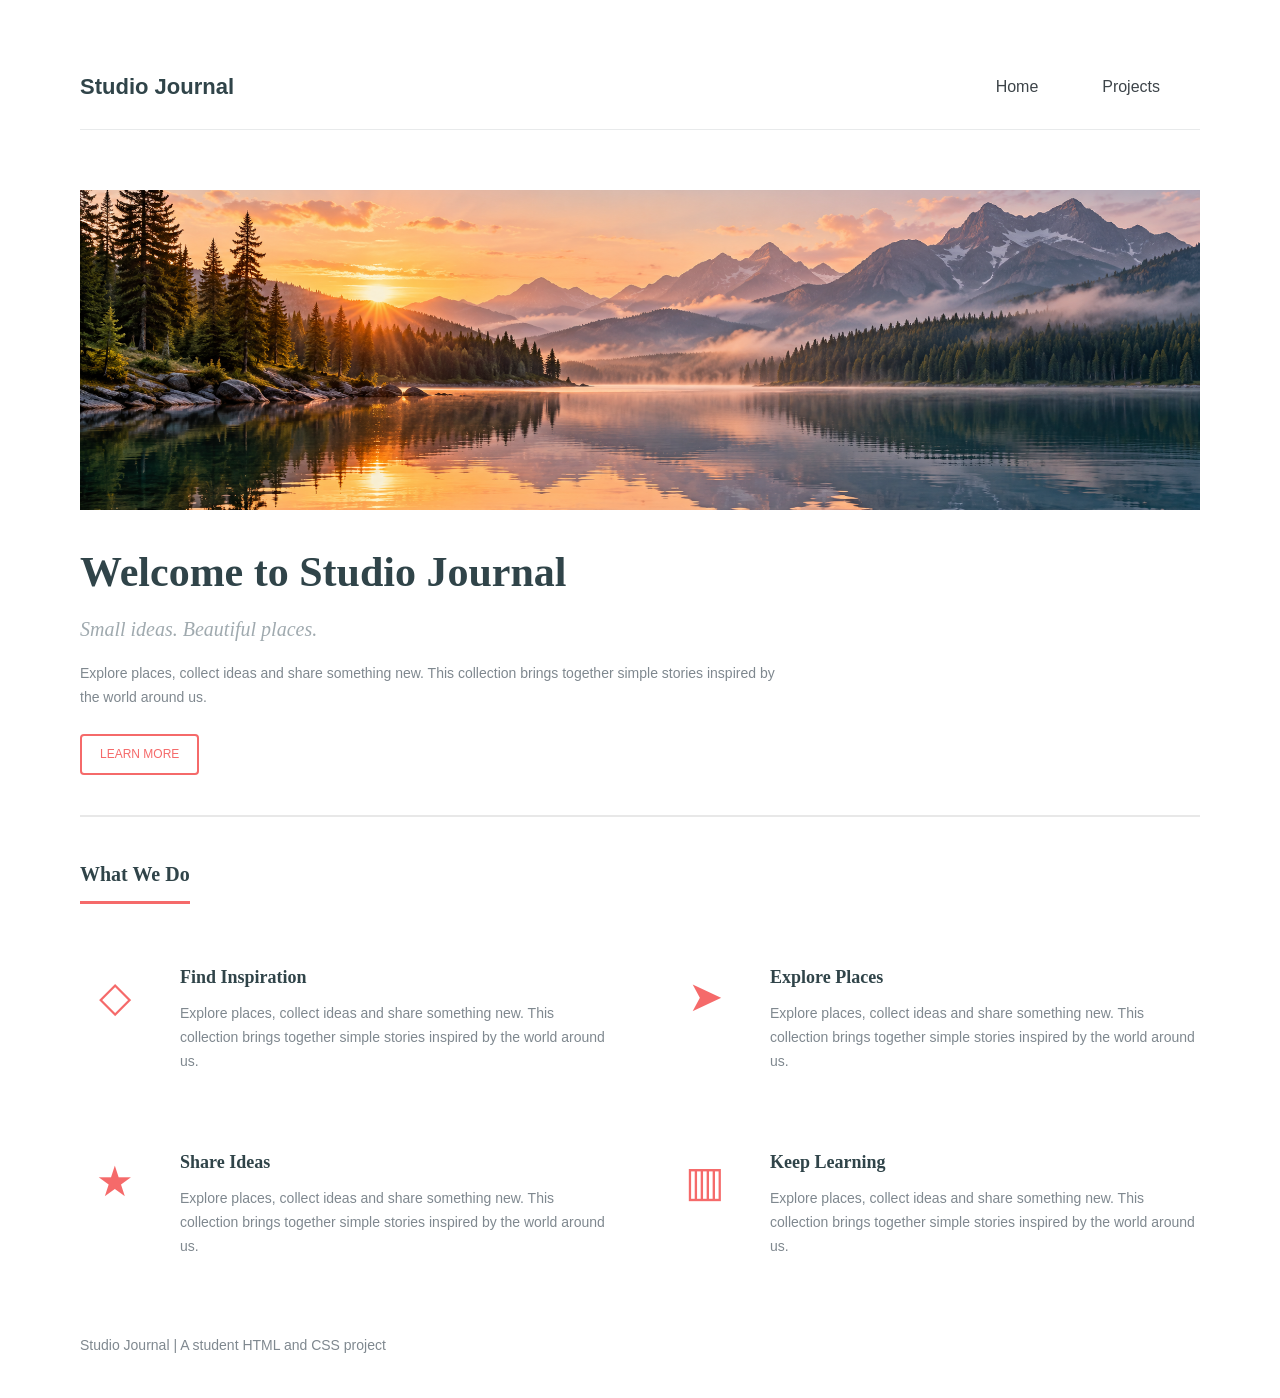
<file: Lab Practical 2/index.html>
<!DOCTYPE html>
<html lang="en">
<head>
    <meta charset="UTF-8">
    <meta name="viewport" content="width=device-width, initial-scale=1.0">
    <title>Studio Journal | Home</title>
    <link rel="stylesheet" href="style.css">
</head>
<body>
    <header>
        <a class="logo" href="index.html"><strong>Studio Journal</strong></a>
        <nav>
            <a href="index.html" class="active" aria-current="page">Home</a>
            <a href="projects.html">Projects</a>
        </nav>
    </header>

    <main>
        <section class="intro">
            <img class="banner" src="images/pic10.png" alt="Mountain lake at sunrise">
            <h1>Welcome to Studio Journal</h1>
            <p class="subtitle">Small ideas. Beautiful places.</p>
            <p>Explore places, collect ideas and share something new. This collection brings together simple stories inspired by the world around us.</p>
            <a class="button" href="#features">Learn More</a>
        </section>

        <section id="features">
            <h2>What We Do</h2>
            <div class="features">
                <article class="feature">
                    <span class="icon" aria-hidden="true">◇</span>
                    <div>
                        <h3>Find Inspiration</h3>
                        <p>Explore places, collect ideas and share something new. This collection brings together simple stories inspired by the world around us.</p>
                    </div>
                </article>
                <article class="feature">
                    <span class="icon" aria-hidden="true">➤</span>
                    <div>
                        <h3>Explore Places</h3>
                        <p>Explore places, collect ideas and share something new. This collection brings together simple stories inspired by the world around us.</p>
                    </div>
                </article>
                <article class="feature">
                    <span class="icon" aria-hidden="true">★</span>
                    <div>
                        <h3>Share Ideas</h3>
                        <p>Explore places, collect ideas and share something new. This collection brings together simple stories inspired by the world around us.</p>
                    </div>
                </article>
                <article class="feature">
                    <span class="icon" aria-hidden="true">▥</span>
                    <div>
                        <h3>Keep Learning</h3>
                        <p>Explore places, collect ideas and share something new. This collection brings together simple stories inspired by the world around us.</p>
                    </div>
                </article>
            </div>
        </section>
    </main>
    <footer>Studio Journal | A student HTML and CSS project</footer>
</body>
</html>
</file>
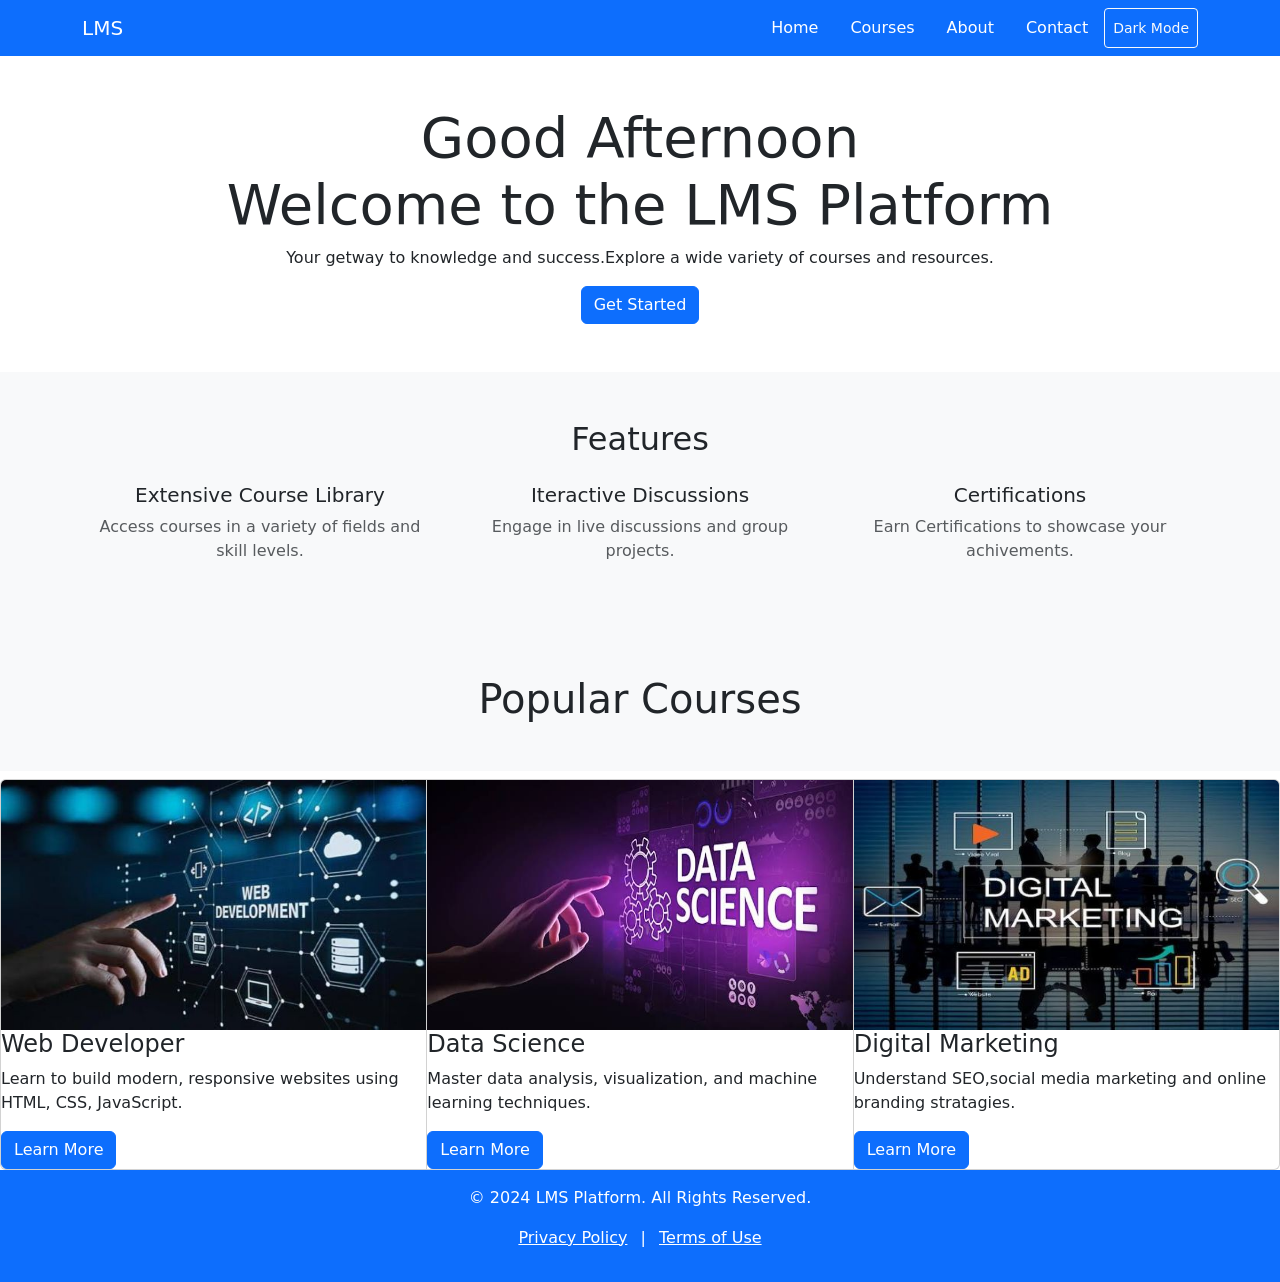
<file: LMS Platform/index.html>
<!DOCTYPE html>
<html lang="en">
<head>
  <meta charset="UTF-8">
  <meta name="viewport" content="width=device-width, initial-scale=1.0">
  <title>LMS Platform</title>
  <link href="https://cdn.jsdelivr.net/npm/bootstrap@5.3.3/dist/css/bootstrap.min.css" rel="stylesheet">
</head>
<body>
    <nav class="navbar bg-primary" aria-label="Main navigation">
        <div class="container">
            <a class="navbar-brand text-white" href="index.html">LMS</a>
            <div class="nav">
                <a class="nav-link text-white" href="#home">Home</a>
                <a class="nav-link text-white" href="#courses">Courses</a>
                <a class="nav-link text-white" href="#about">About</a>
                <a class="nav-link text-white" href="#contact">Contact</a>
                <button id="darkToggle" class="btn btn-outline-light btn-sm">Dark Mode</button>
            </div>
            
        </div>
    </nav>

  <section id="home" class="bg-body text-center py-5">
    <div class="container">
      <h1 class="display-4"><span id="greeting"></span><br>Welcome to the LMS Platform</h1>
      <p class="card-text">Your getway to knowledge and success.Explore a wide variety of courses and resources.</p>
      <a href="#" class="btn btn-primary">Get Started</a>
    </div>
  </section>

  <script src="https://cdn.jsdelivr.net/npm/bootstrap@5.3.3/dist/js/bootstrap.bundle.min.js"></script>

</html>
<!-- Features -->
<section id="features" class="bg-body-tertiary text-center py-5">
  <div class="container">
    <h2 class="mb-4">Features</h2>

    <div class="row g-4">

      <div class="col-md-4">
        <div class="fs-1 text-primary" aria-hidden="true"><i class="bi bi-book"></i></div>
        <h3 class="h5">Extensive Course Library</h3>
        <p class="text-body-secondary">Access courses in a variety of fields and skill levels.</p>
      </div>

      <div class="col-md-4">
        <div class="fs-1 text-primary" aria-hidden="true"><i class="bi bi-person-video3"></i></div>
        <h3 class="h5">Iteractive Discussions</h3>
        <p class="text-body-secondary">Engage in live discussions and group projects.</p>
      </div>

      <div class="col-md-4">
        <div class="fs-1 text-primary" aria-hidden="true"><i class="bi bi-graph-up-arrow"></i></div>
        <h3 class="h5">Certifications</h3>
        <p class="text-body-secondary">Earn Certifications to showcase your achivements.</p>
      </div>

    </div>
  </div>
</section>
<h1 class="bg-body-tertiary text-center py-5">Popular Courses</h1>
<div class="contains-inline">
  <div class="card-group">
  <div class="card">
    <img src="Images/web.jpg" class="card-img-top" alt="..." width="100%" height="250px">
    <div class="card-group">
      <h4 class="card-title">Web Developer</h4>
      <p class="card-text">Learn to build modern, responsive websites using HTML, CSS, JavaScript.</p>
      <a href="#" class="btn btn-primary">Learn More</a>
    </div>
  </div>
  <div class="card">
    <img src="Images/data.jpg" class="card-img-top" alt="..." width="100%" height="250px">
    <div class="card-group">
      <h4 class="card-title">Data Science</h4>
      <p class="card-text">Master data analysis, visualization, and machine learning techniques.</p>
      <a href="#" class="btn btn-primary">Learn More</a>
    </div>
  </div>
  <div class="card">
    <img src="Images/digital.jpg" class="card-img-top" alt="..." width="100%" height="250px">
    <div class="card-group">
      <h4 class="card-title">Digital Marketing</h4>
      <p class="card-text">Understand SEO,social media marketing and online branding stratagies.</p>
      <a href="#" class="btn btn-primary">Learn More</a>
    </div>
  </div>
  </div>
</div>

    <footer class="bg-primary text-white text-center py-3 ">
        <div class="container">
          <p class="">&copy; 2024 LMS Platform. All Rights Reserved.</p>
          <a href="#" class="text-white">Privacy Policy</a>
          <span class="mx-2">|</span>
          <a href="#" class="text-white">Terms of Use</a>
        </p>
        </div> 
    </footer>    

  <script src="https://cdn.jsdelivr.net/npm/bootstrap@5.3.3/dist/js/bootstrap.bundle.min.js"></script>

  <script>

  const hour = new Date().getHours();
  let greeting;

  if (hour < 12) {
    greeting = "Good Morning";
  } else if (hour < 16) {
    greeting = "Good Afternoon";
  } else {
    greeting = "Good Evening";
  }
  document.getElementById("greeting").textContent = greeting;
 

    const toggleBtn = document.getElementById("darkToggle");

    toggleBtn.addEventListener("click",function(){
      const isDark = document.body.classList.toggle("dark-mode");
      document.documentElement.setAttribute("data-bs-theme",isDark? "dark" : "light");
      toggleBtn.textContent = isDark ?"Light Mode" : "Dark Mode";
    });
  </script>
  </body>
  </html>
</file>
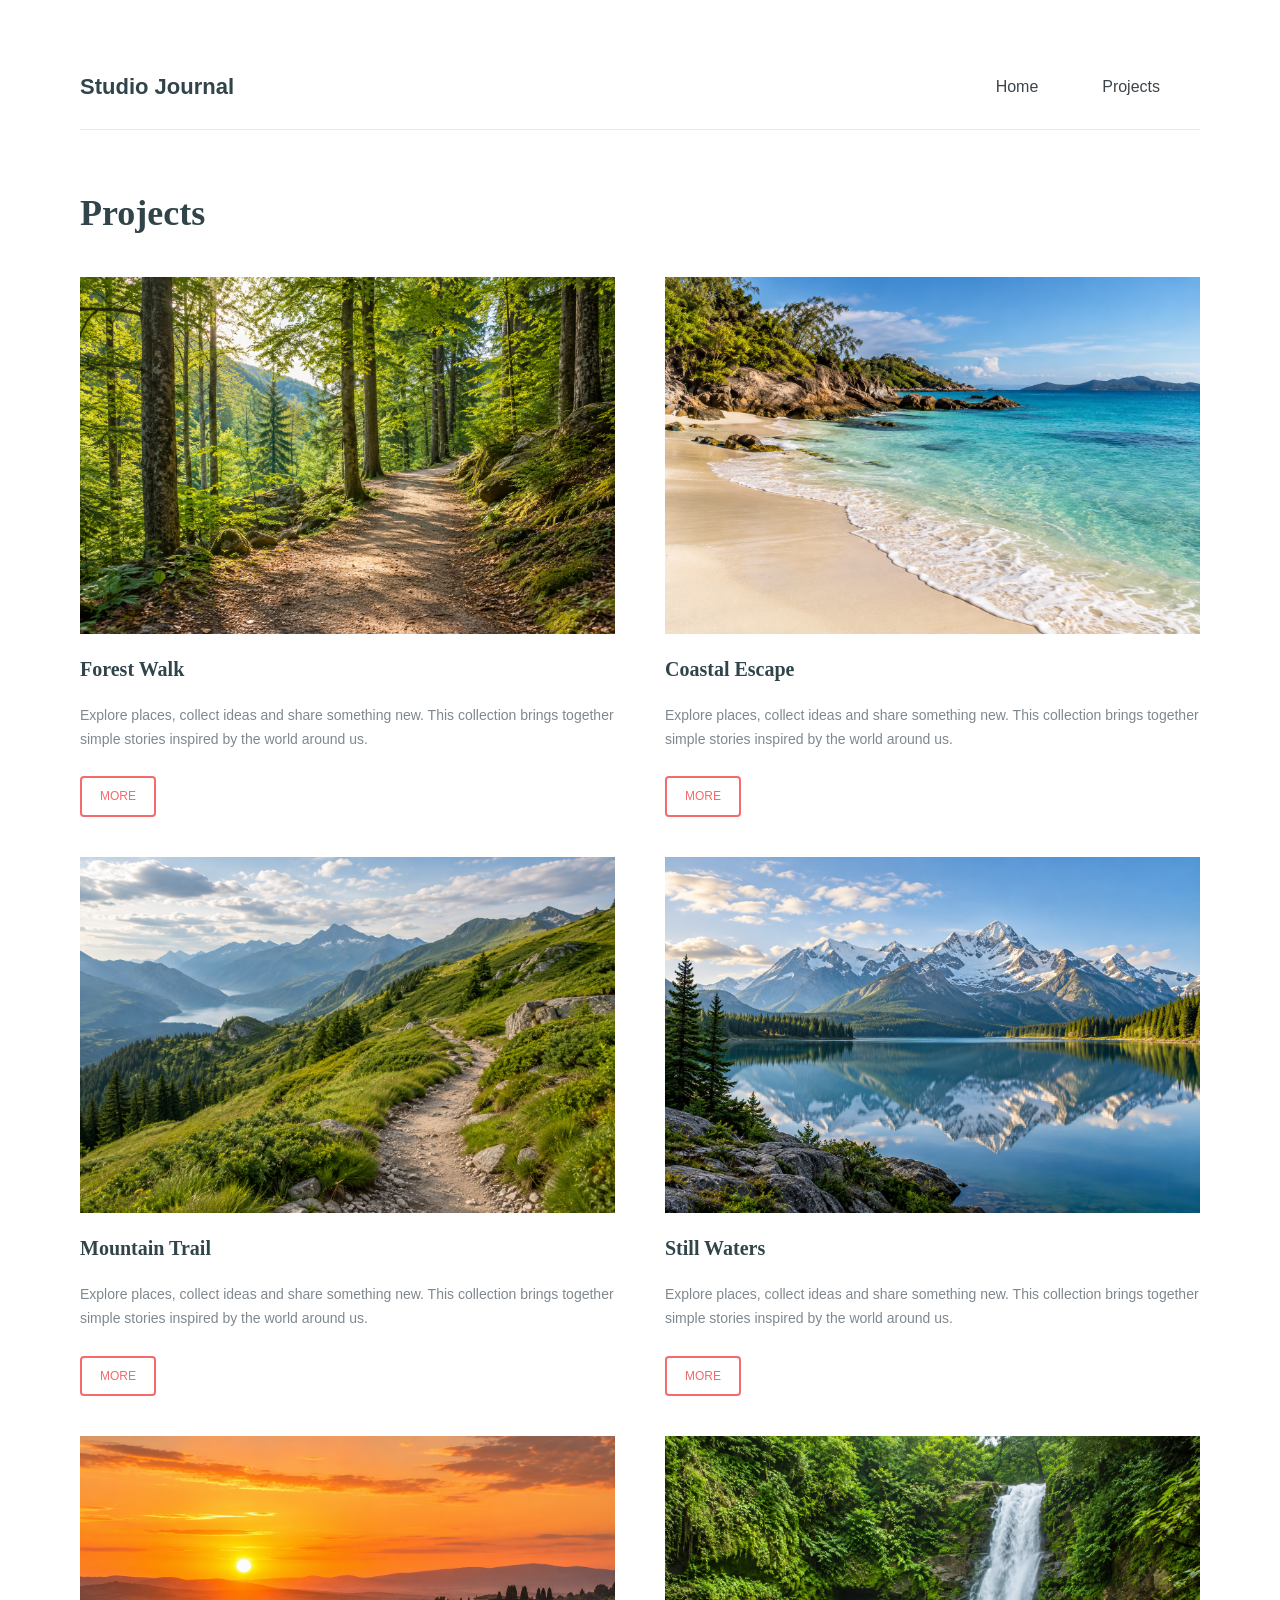
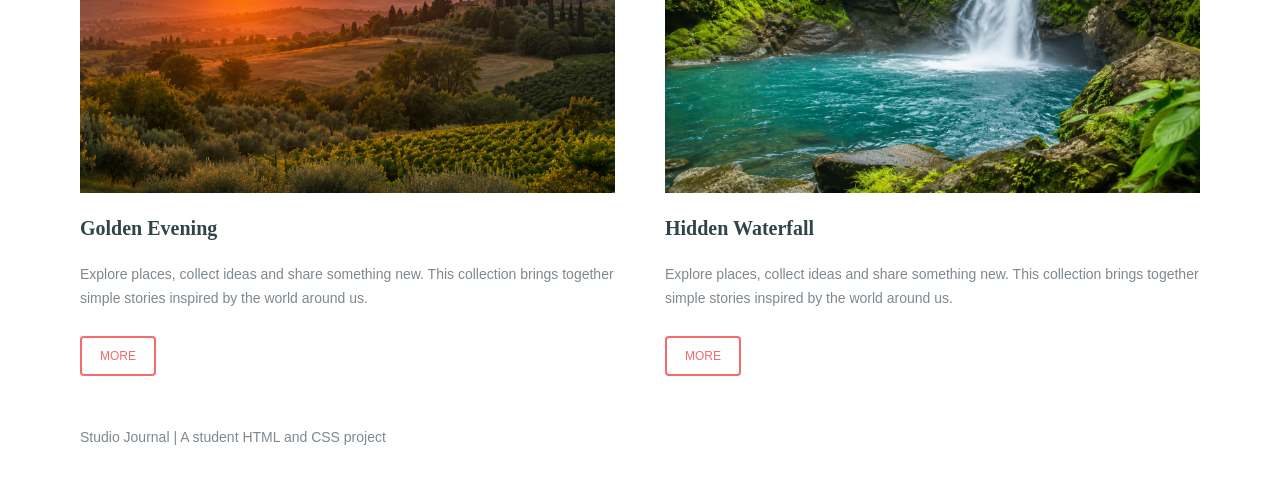
<file: Lab Practical 2/projects.html>
<!DOCTYPE html>
<html lang="en">
<head>
    <meta charset="UTF-8">
    <meta name="viewport" content="width=device-width, initial-scale=1.0">
    <title>Studio Journal | Projects</title>
    <link rel="stylesheet" href="style.css">
</head>
<body>
    <header>
        <a class="logo" href="index.html"><strong>Studio Journal</strong></a>
        <nav>
            <a href="index.html">Home</a>
            <a href="projects.html" class="active" aria-current="page">Projects</a>
        </nav>
    </header>

    <main>
        <section>
            <h1 class="section-title">Projects</h1>
            <div class="projects">
                <article>
                    <img src="images/pic01.png" alt="Sunlit path through a green forest">
                    <h3>Forest Walk</h3>
                    <p>Explore places, collect ideas and share something new. This collection brings together simple stories inspired by the world around us.</p>
                    <a class="button" href="images/pic01.png">More</a>
                </article>
                <article>
                    <img src="images/pic02.png" alt="Sandy coastline beside turquoise water">
                    <h3>Coastal Escape</h3>
                    <p>Explore places, collect ideas and share something new. This collection brings together simple stories inspired by the world around us.</p>
                    <a class="button" href="images/pic02.png">More</a>
                </article>
                <article>
                    <img src="images/pic03.png" alt="Trail through green mountain hills">
                    <h3>Mountain Trail</h3>
                    <p>Explore places, collect ideas and share something new. This collection brings together simple stories inspired by the world around us.</p>
                    <a class="button" href="images/pic03.png">More</a>
                </article>
                <article>
                    <img src="images/pic04.png" alt="Lake reflecting distant mountains">
                    <h3>Still Waters</h3>
                    <p>Explore places, collect ideas and share something new. This collection brings together simple stories inspired by the world around us.</p>
                    <a class="button" href="images/pic04.png">More</a>
                </article>
                <article>
                    <img src="images/pic05.png" alt="Sunset over rolling countryside">
                    <h3>Golden Evening</h3>
                    <p>Explore places, collect ideas and share something new. This collection brings together simple stories inspired by the world around us.</p>
                    <a class="button" href="images/pic05.png">More</a>
                </article>
                <article>
                    <img src="images/pic06.png" alt="Waterfall surrounded by green plants">
                    <h3>Hidden Waterfall</h3>
                    <p>Explore places, collect ideas and share something new. This collection brings together simple stories inspired by the world around us.</p>
                    <a class="button" href="images/pic06.png">More</a>
                </article>
            </div>
        </section>
    </main>
    <footer>Studio Journal | A student HTML and CSS project</footer>
</body>
</html>
</file>
<file: Lab Practical 2/style.css>
* {box-sizing: border-box;}
body{
    max-width: 1200px;
    margin: auto;
    padding: 40px;
    color: #7f888f;
    font-family: Arial,sans-serif;
    font-size: 14px;
    line-height: 1.7;

}
h1,h2,h3,logo,button{
    font-family: Georgia, serif;
    color: #304449;

}
h1{font-size: 42px;line-height: 1.3;margin-bottom: 12px;}
h2,section-title{
    display: table;
    font-size: 20px;
    border-bottom: 3px solid#f56a6a;
    padding-bottom: 10px;
    margin: 0 0 40px;
}
h3{
    font-size: 18px;
    margin: 18px 0 10px;

}
p{margin: 0 0 25px;}
a{color: inherit;text-decoration: none;}
a:hover,:active{color:#f56a6a;}

header {
    display: flex;
    justify-content: space-between;
    align-items: center;
    padding: 28px 0 24px;
    border-bottom: 1px solid #e8eaeb;
    margin-bottom: 60px;
}
.logo {
    font-size: 22px;
    color: #304449;
}
.banner {
    height: 320px;
    object-fit: cover;
    margin-bottom: 25px;
}
.subtitle {
    font-size: 20px;
    font-family: Georgia, serif;
    color: #a0aaaf;
    font-style: italic;
    margin-bottom: 16px;
}

img {width: 100%;
    display: block;
}

nav a {

    margin-left: 20px ;
    margin-right: 40px; 
    font-size: 16px; color: #3d4449;
}
.intro {
    padding-bottom: 40px;
    border-bottom:2px solid #e8e8e8;
    margin-bottom: 40px; 
}
.intro p{
    max-width: 700px;
}
.button{
    display: inline-block;
    padding: 8px 18px;
    border: 2px solid #f56a6a;
    border-radius: 4px;
    color: #f56a6a;
    font-size: 12px;
    text-transform: uppercase;
}
.button:hover{
    background: #f56a6a;
    color: #ffffff;
}
.features, .projects{
    display: grid;
    grid-template-columns: 1fr 1fr ;
    gap: 30px 60px;
}
.feature {
    display: flex;
     gap:30px;
}
.icon{
    flex: 0 0 70px ; 
    font-size: 42px;
    line-height: 2.5; 
    color: #f56a6a;
    text-align:  center;
}
.section-title{
    font-size: 36px;
    margin-bottom: 40px;
}
.projects {gap: 40px 50px;}
.projects img {
    width: 100%;
    aspect-ratio: 3/2 ;
    object-fit: cover ;
}
.projects h3{
    font-size: 20px;
    margin: 18px 0 8px;
}
.projects p{margin-top: 18px;}
footer{margin-top: 50px; font-size : 13
</file>
